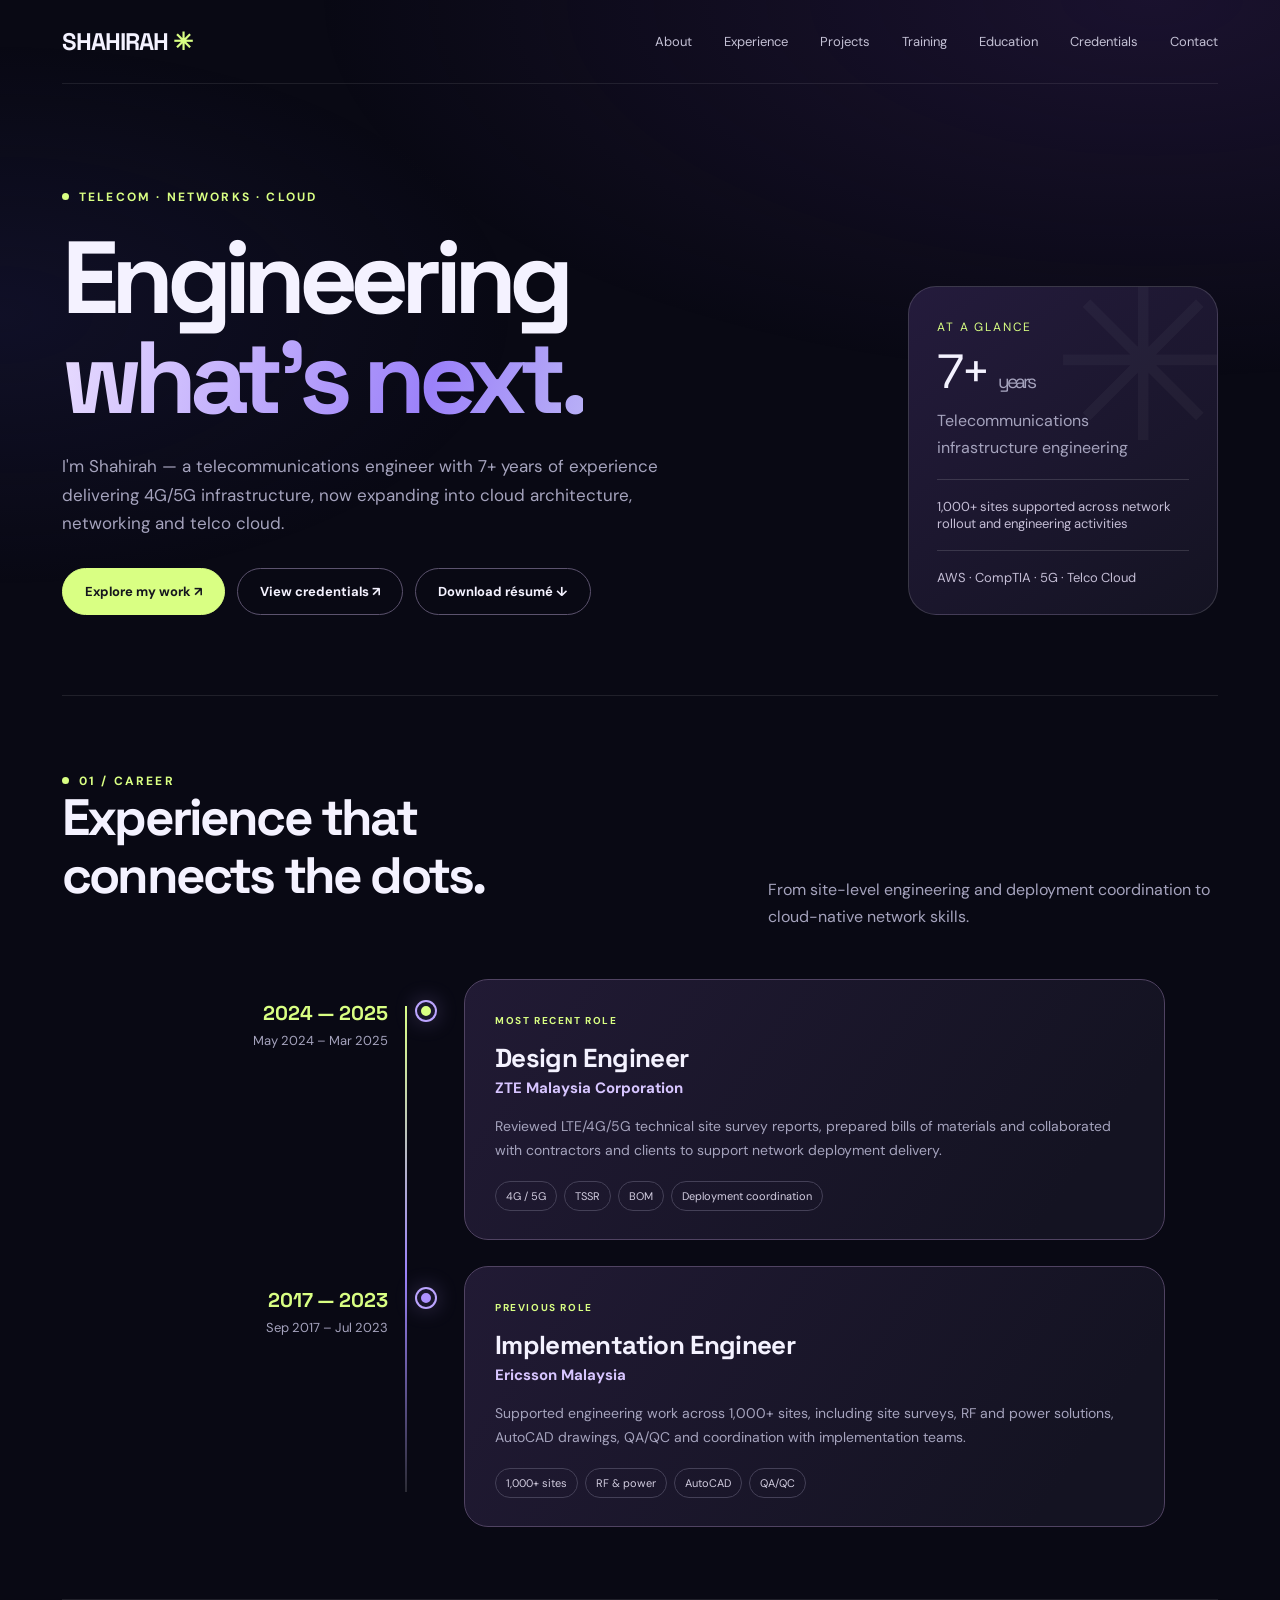
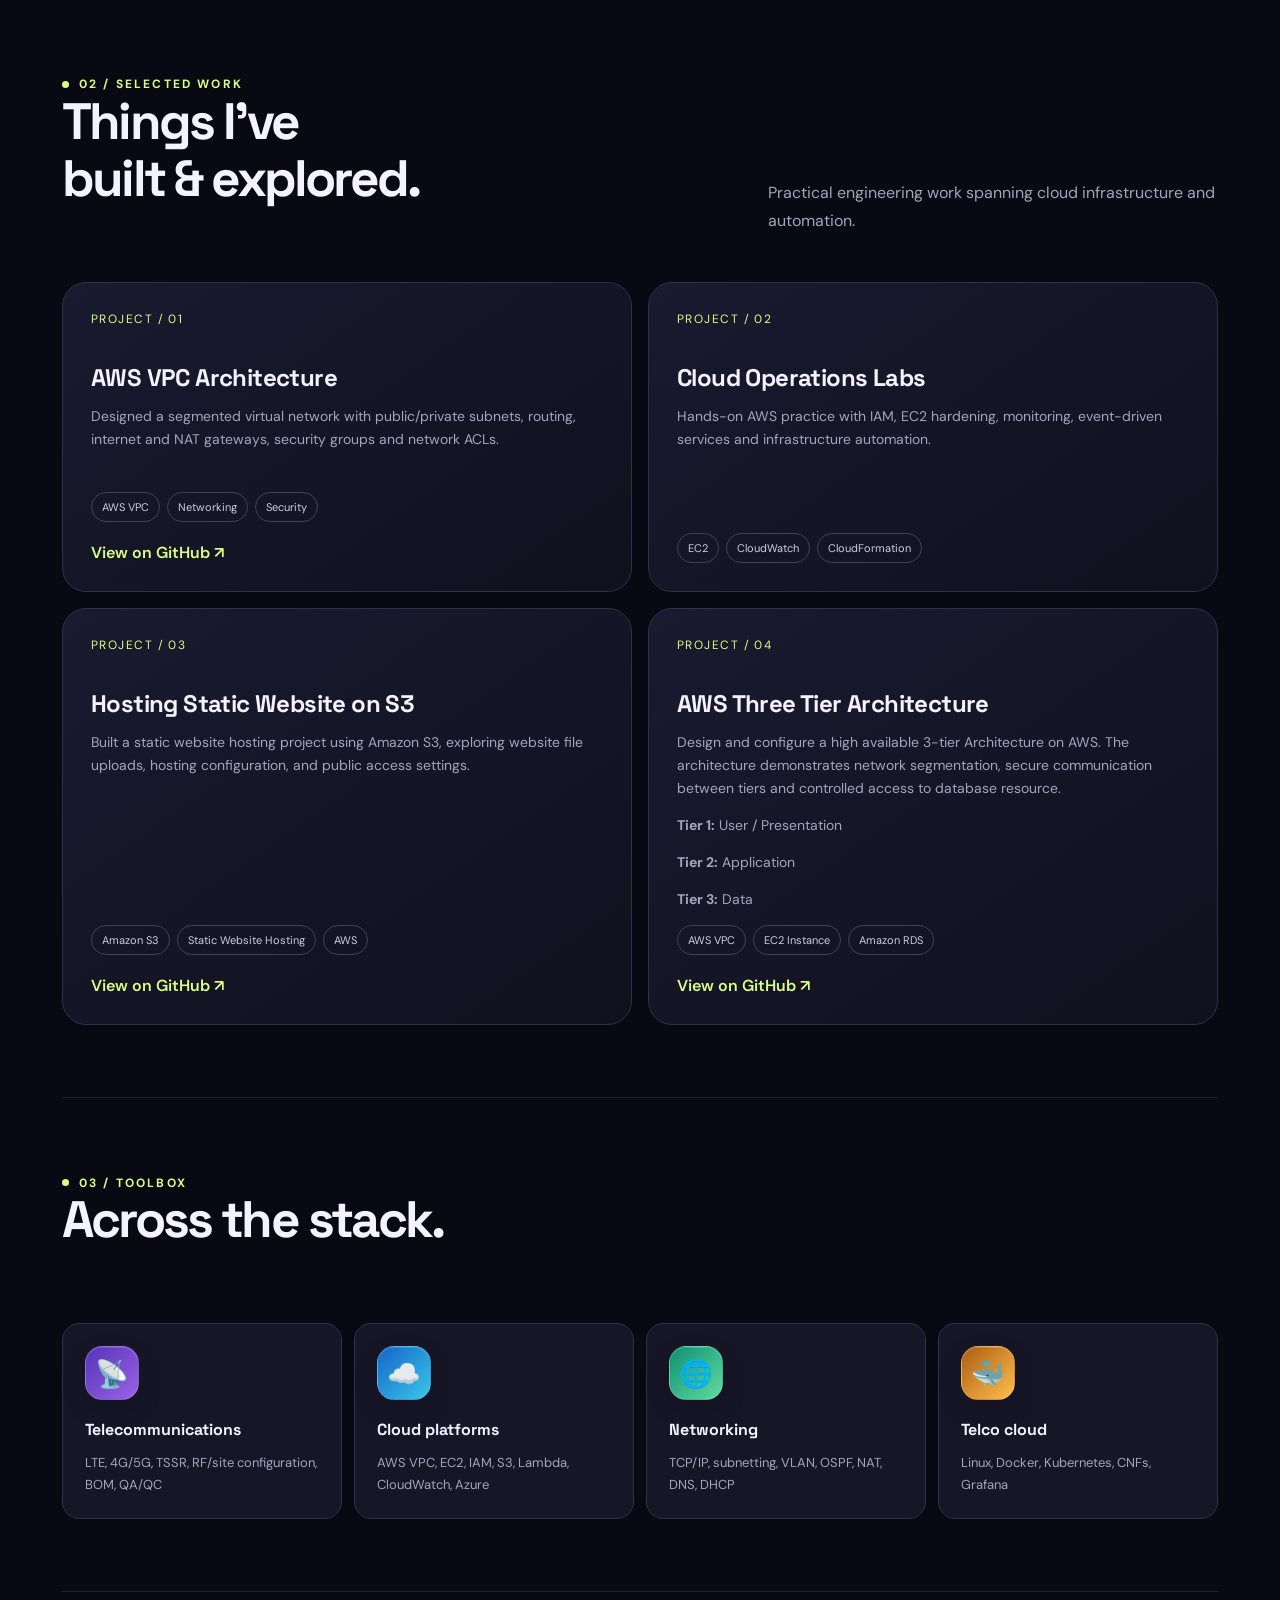
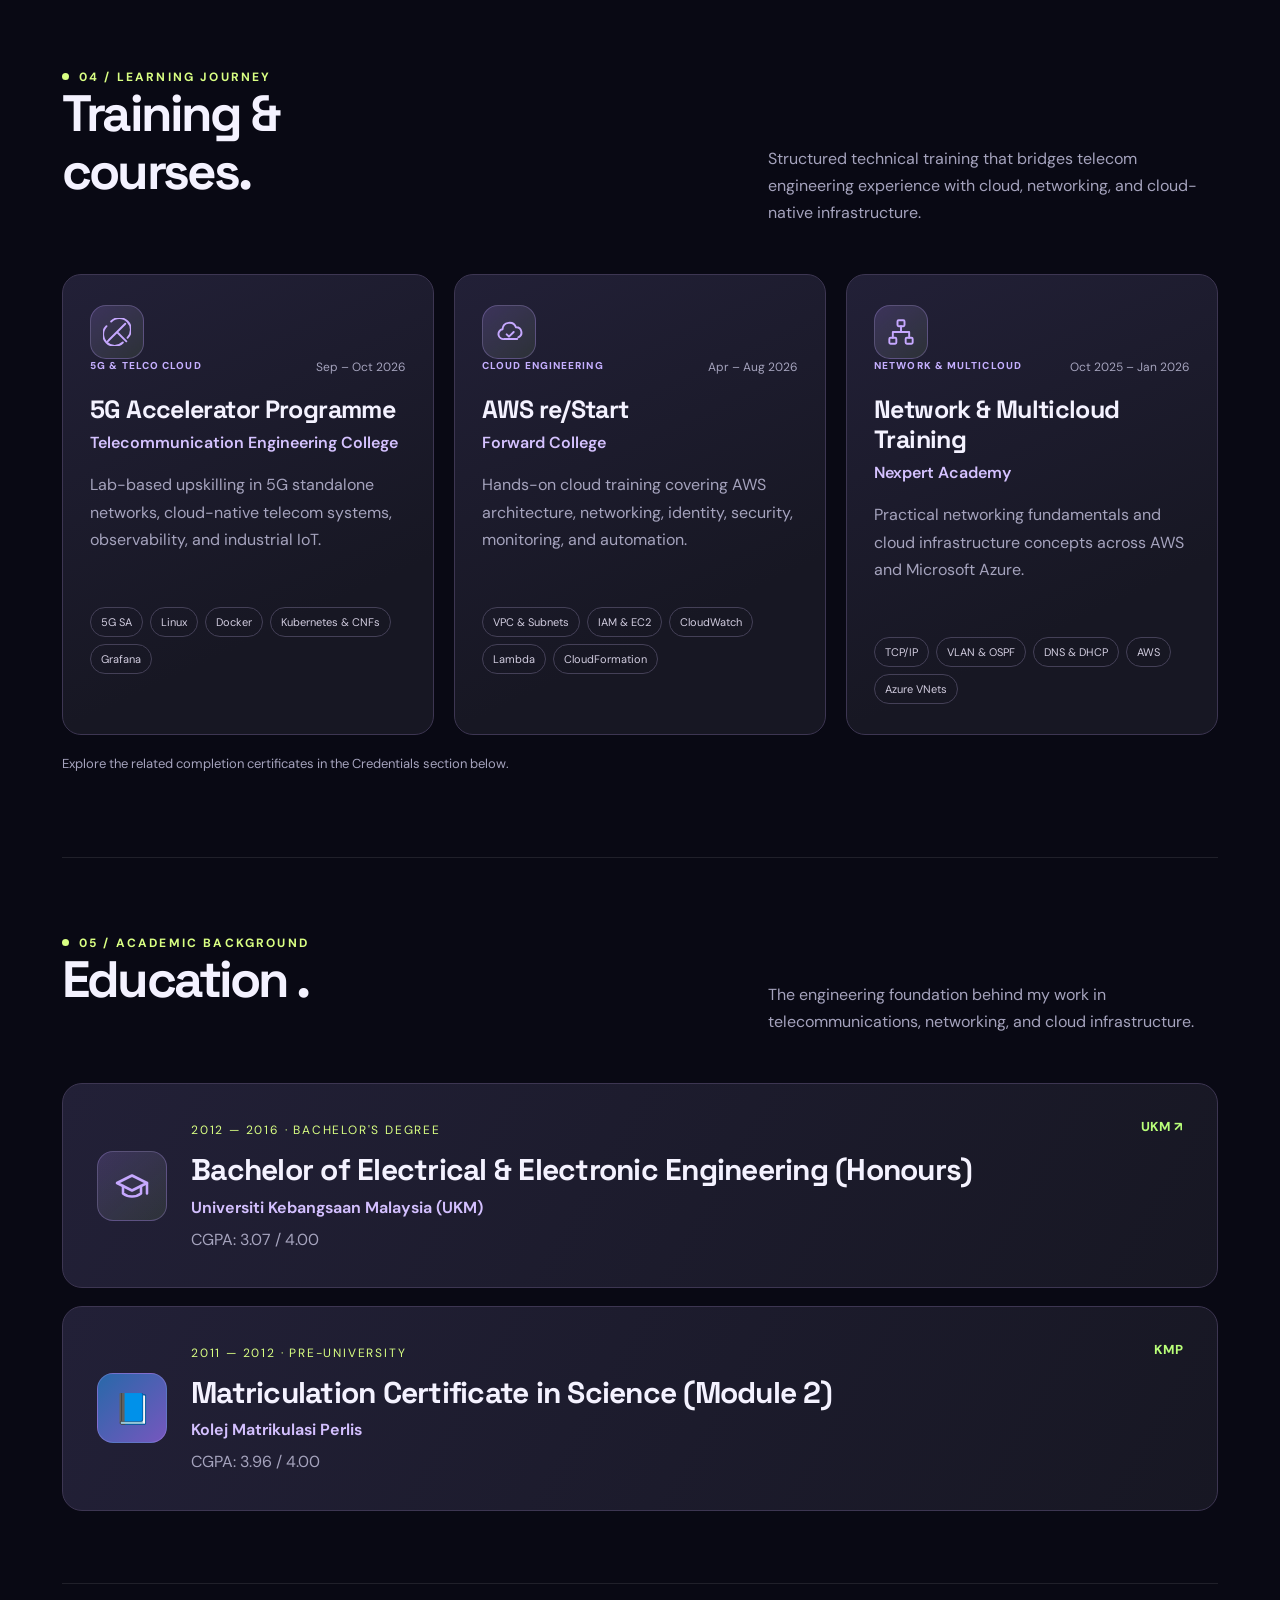
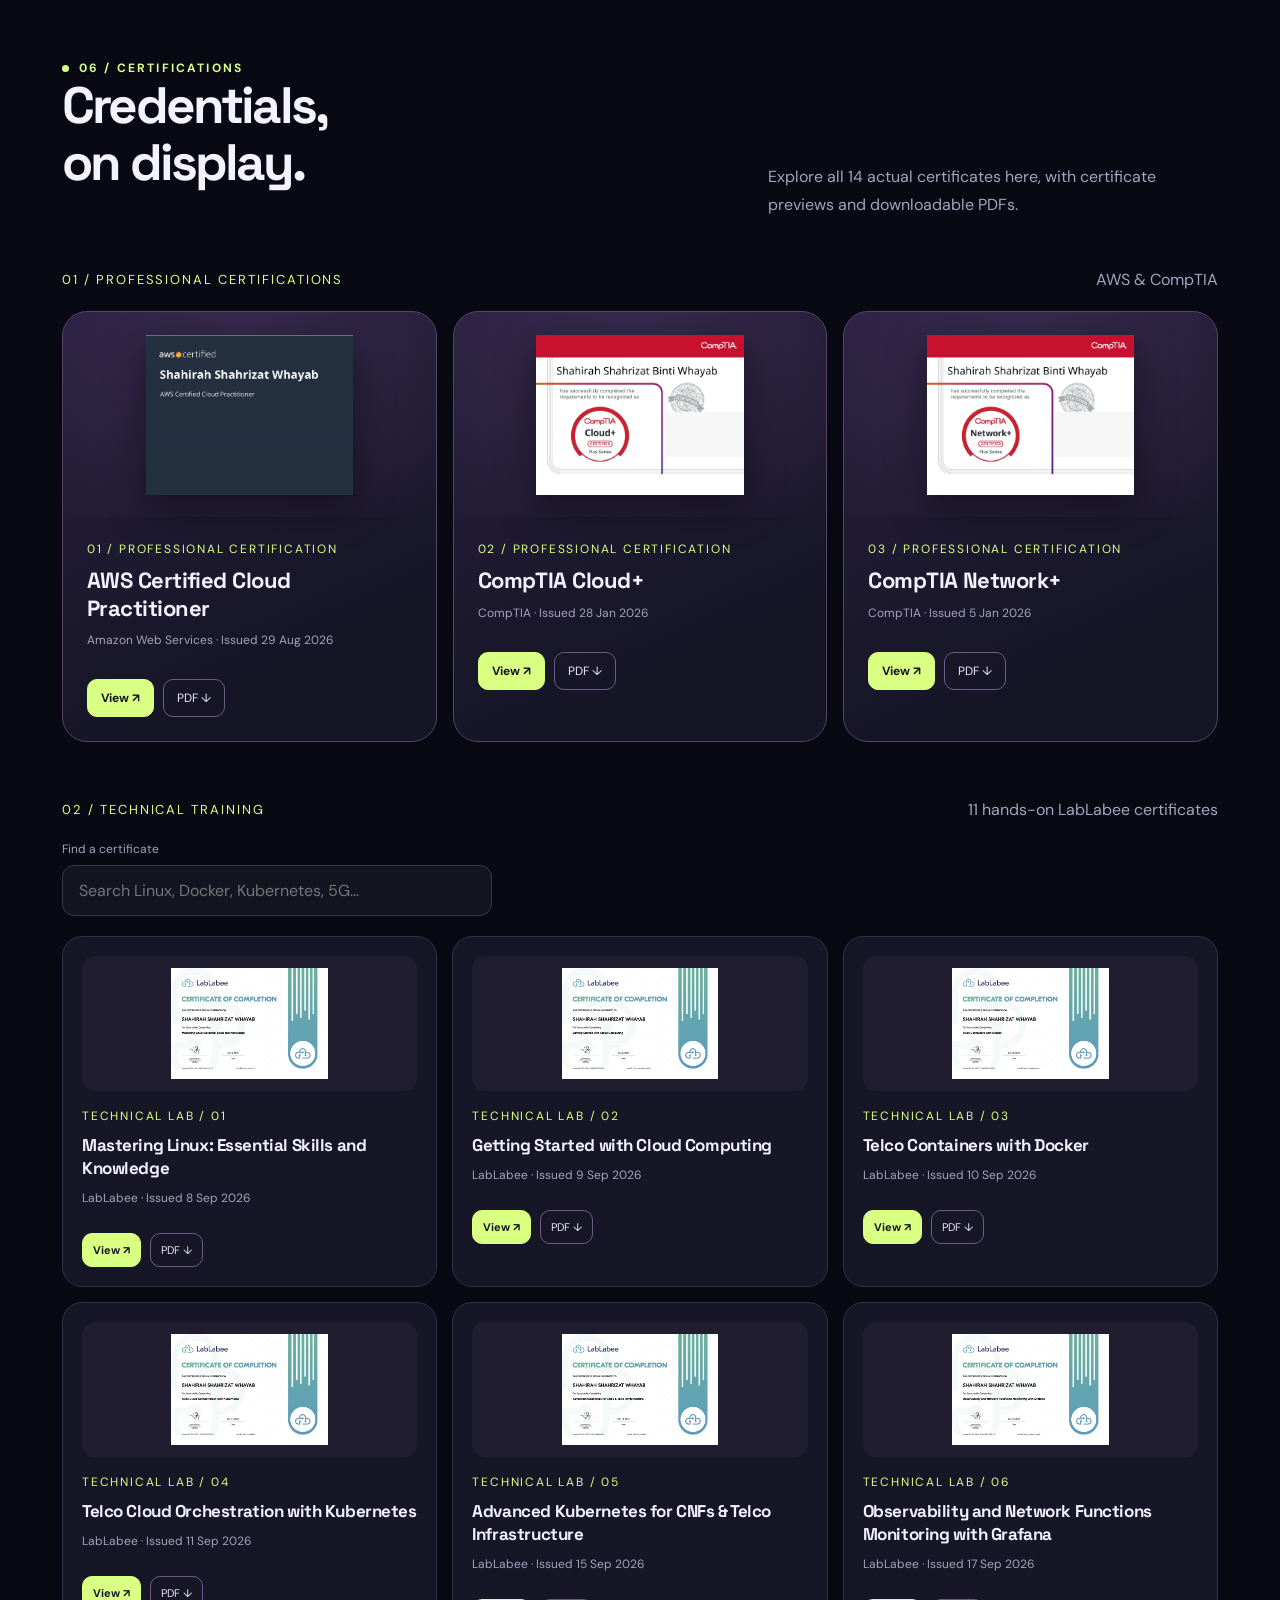
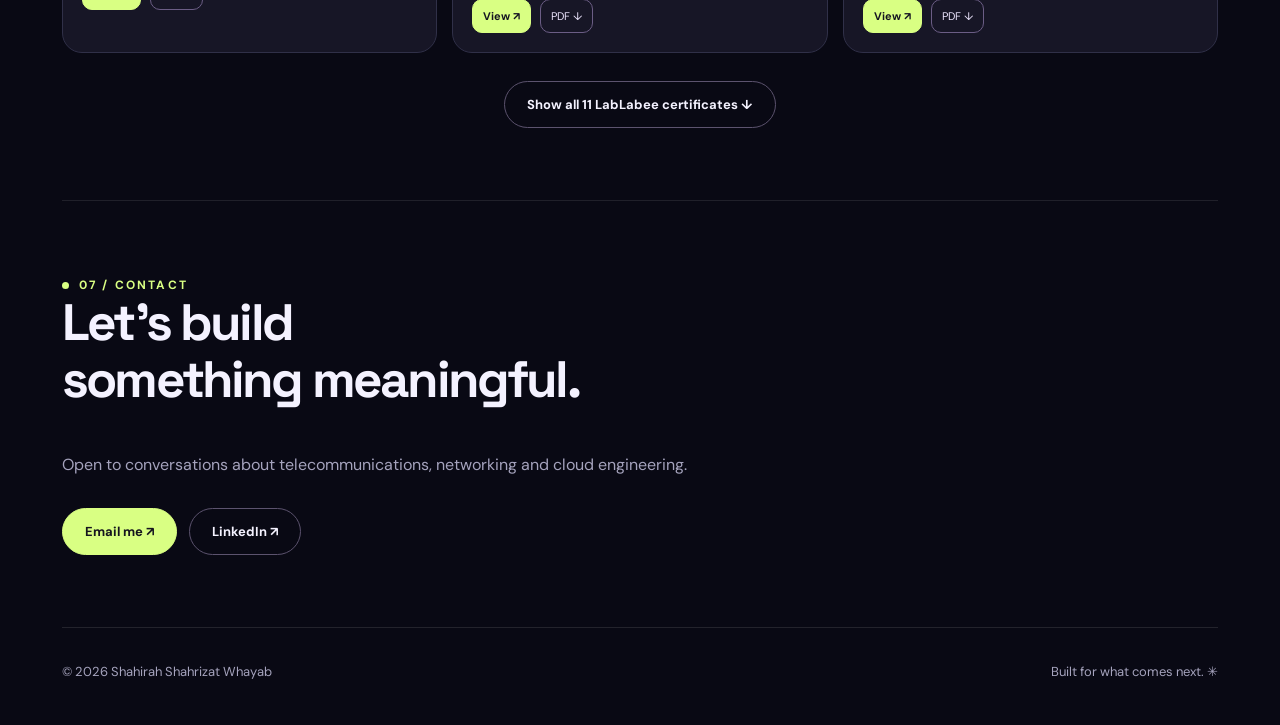
<file: index.html>
<!DOCTYPE html>
<html lang="en">
 <head>
  <meta charset="utf-8"/>
  <meta content="width=device-width,initial-scale=1" name="viewport"/>
  <meta content="Shahirah Shahrizat Whayab &mdash; telecommunications, networking and cloud engineering portfolio" name="description"/>
  <title>
   Shahirah Shahrizat &mdash; Telecom, Network &amp; Cloud Engineer
  </title>
  <link href="style.css" rel="stylesheet"/>
 </head>
 <body>
  <div class="shell">
   <nav class="nav">
    <a class="logo" href="index.html">
     SHAHIRAH
     <em>
      ✳
     </em>
    </a>
    <div class="navlinks">
     <a href="index.html#about">
      About
     </a>
     <a href="index.html#work">
      Experience
     </a>
     <a href="index.html#projects">
      Projects
     </a>
     <a href="#training">
      Training
     </a>
     <a href="#education">
      Education
     </a>
     <a href="#credentials">
      Credentials
     </a>
     <a href="#contact">
      Contact
     </a>
    </div>
   </nav>
   <main>
    <!-- HERO / ABOUT — Edit your introduction and resume link here -->
    <section class="hero" id="about">
     <div>
      <div class="kicker">
       Telecom &middot; Networks &middot; Cloud
      </div>
      <h1>
       Engineering
       <br/>
       <span class="gradient">
        what's next.
       </span>
      </h1>
      <p class="muted intro">
       I'm Shahirah &mdash; a telecommunications engineer with 7+ years of experience delivering 4G/5G infrastructure, now expanding into cloud architecture, networking and telco cloud.
      </p>
      <div class="buttons">
       <a class="btn" href="#projects">
        Explore my work &nearrow;
       </a>
       <a class="btn ghost" href="#credentials">
        View credentials &nearrow;
       </a>
       <a aria-label="Download Shahirah Shahrizat Whayab resume as PDF" class="btn ghost" download="Shahirah_Shahrizat_Whayab_Resume.pdf" href="assets/Shahirah_Shahrizat_Whayab_Resume.pdf">
        Download r&eacute;sum&eacute; &darr;
       </a>
      </div>
     </div>
     <aside class="hero-aside">
      <span class="eyebrow">
       At a glance
      </span>
      <div class="stat">
       7+
       <span style="font-size:19px;color:var(--muted)">
        years
       </span>
      </div>
      <div class="muted">
       Telecommunications infrastructure engineering
      </div>
      <div class="statline">
       1,000+ sites supported across network rollout and engineering activities
      </div>
      <div class="statline">
       AWS &middot; CompTIA &middot; 5G &middot; Telco Cloud
      </div>
     </aside>
    </section>
    <!-- EXPERIENCE — Add or edit timeline entries here -->
    <section class="section" id="work">
     <div class="section-top">
      <div>
       <div class="kicker">
        01 / Career
       </div>
       <h2>
        Experience that
        <br/>
        connects the dots.
       </h2>
      </div>
      <p class="muted">
       From site-level engineering and deployment coordination to cloud-native network skills.
      </p>
     </div>
     <div aria-label="Professional experience timeline" class="career-timeline">
      <article class="timeline-entry">
       <div class="timeline-date">
        <span class="timeline-year">
         2024 &mdash; 2025
        </span>
        <span>
         May 2024 &ndash; Mar 2025
        </span>
       </div>
       <div aria-hidden="true" class="timeline-marker">
       </div>
       <div class="timeline-card">
        <span class="timeline-type">
         MOST RECENT ROLE
        </span>
        <h3>
         Design Engineer
        </h3>
        <p class="timeline-company">
         ZTE Malaysia Corporation
        </p>
        <p>
         Reviewed LTE/4G/5G technical site survey reports, prepared bills of materials and collaborated with contractors and clients to support network deployment delivery.
        </p>
        <div class="chips">
         <span>
          4G / 5G
         </span>
         <span>
          TSSR
         </span>
         <span>
          BOM
         </span>
         <span>
          Deployment coordination
         </span>
        </div>
       </div>
      </article>
      <article class="timeline-entry">
       <div class="timeline-date">
        <span class="timeline-year">
         2017 &mdash; 2023
        </span>
        <span>
         Sep 2017 &ndash; Jul 2023
        </span>
       </div>
       <div aria-hidden="true" class="timeline-marker">
       </div>
       <div class="timeline-card">
        <span class="timeline-type">
         PREVIOUS ROLE
        </span>
        <h3>
         Implementation Engineer
        </h3>
        <p class="timeline-company">
         Ericsson Malaysia
        </p>
        <p>
         Supported engineering work across 1,000+ sites, including site surveys, RF and power solutions, AutoCAD drawings, QA/QC and coordination with implementation teams.
        </p>
        <div class="chips">
         <span>
          1,000+ sites
         </span>
         <span>
          RF &amp; power
         </span>
         <span>
          AutoCAD
         </span>
         <span>
          QA/QC
         </span>
        </div>
       </div>
      </article>
     </div>
    </section>
    <!-- PROJECTS — Duplicate a project card to add a new project -->
    <section class="section" id="projects">
     <div class="section-top">
      <div>
       <div class="kicker">
        02 / Selected work
       </div>
       <h2>
        Things I've
        <br/>
        built &amp; explored.
       </h2>
      </div>
      <p class="muted">
       Practical engineering work spanning cloud infrastructure and automation.
      </p>
     </div>
     <div class="grid3">
      <!-- PROJECT 01 — Edit title, description, and technology tags below -->
      <article class="project">
       <span class="number">
        PROJECT / 01
       </span>
       <h3>
        AWS VPC Architecture
       </h3>
       <p>
        Designed a segmented virtual network with public/private subnets, routing, internet and NAT gateways, security groups and network ACLs.
       </p>
       <div class="chips">
        <span>
         AWS VPC
        </span>
        <span>
         Networking
        </span>
        <span>
         Security
        </span>
       </div>
       <!-- GitHub repository for this project -->
       <a
        href="https://github.com/shahirahshahrizat/AWS-VPC-Architecture"
        target="_blank"
        rel="noopener noreferrer"
        style="display: inline-flex; align-items: center; margin-top: 20px; color: #d9ff85; font-weight: 600; text-decoration: none;"
       >
        View on GitHub ↗
       </a>
      </article>
      <!-- PROJECT 02 — Edit title, description, and technology tags below -->
      <article class="project">
       <span class="number">
        PROJECT / 02
       </span>
       <h3>
        Cloud Operations Labs
       </h3>
       <p>
        Hands-on AWS practice with IAM, EC2 hardening, monitoring, event-driven services and infrastructure automation.
       </p>
       <div class="chips">
        <span>
         EC2
        </span>
        <span>
         CloudWatch
        </span>
        <span>
         CloudFormation
        </span>
       </div>
      </article>
      <!-- PROJECT 03 — AWS S3 static website hosting -->
      <article class="project">
       <span class="number">PROJECT / 03</span>
       <h3>Hosting Static Website on S3</h3>
       <p>
        Built a static website hosting project using Amazon S3, exploring
        website file uploads, hosting configuration, and public access settings.
       </p>
       <div class="chips">
        <span>Amazon S3</span>
        <span>Static Website Hosting</span>
        <span>AWS</span>
       </div>
       <!-- GitHub repository for this project -->
       <a
        href="https://github.com/shahirahshahrizat/AWS-S3-Static-Website-Hosting"
        target="_blank"
        rel="noopener noreferrer"
        style="display: inline-flex; align-items: center; margin-top: 20px; color: #d9ff85; font-weight: 600; text-decoration: none;"
       >
        View on GitHub ↗
       </a>
      </article>
      <!-- PROJECT 04 — AWS Three Tier Architecture -->
      <article class="project">
       <span class="number">PROJECT / 04</span>
       <h3>AWS Three Tier Architecture</h3>
       <p>
        Design and configure a high available 3-tier Architecture on AWS.
        The architecture demonstrates network segmentation, secure communication
        between tiers and controlled access to database resource.
      </p>
      <div class="project-tiers">
        <p><strong>Tier 1:</strong> User / Presentation</p>
        <p><strong>Tier 2:</strong> Application</p>
        <p><strong>Tier 3:</strong> Data</p>
      </div>
       <div class="chips">
        <span>AWS VPC</span>
        <span>EC2 Instance</span>
        <span>Amazon RDS</span>
       </div>
       <!-- GitHub repository for this project -->
       <a
        href="https://github.com/shahirahshahrizat/AWS-Three-Tier-Architecture"
        target="_blank"
        rel="noopener noreferrer"
        style="display: inline-flex; align-items: center; margin-top: 20px; color: #d9ff85; font-weight: 600; text-decoration: none;"
       >
        View on GitHub ↗
       </a>
      </article>
      <!-- ADD NEW PROJECT HERE: Copy an <article class="project"> block above and update its content. -->
     </div>
    </section>
    <!-- SKILLS — Edit skill categories and descriptions here -->
    <section class="section" id="skills">
     <div class="section-top">
      <div>
       <div class="kicker">
        03 / Toolbox
       </div>
       <h2>
        Across the stack.
       </h2>
      </div>
     </div>
     <div class="skillgrid">
      <div class="skill">
       <span aria-hidden="true" class="skill-icon telecom">
        📡
       </span>
       <strong>
        Telecommunications
       </strong>
       <p>
        LTE, 4G/5G, TSSR, RF/site configuration, BOM, QA/QC
       </p>
      </div>
      <div class="skill">
       <span aria-hidden="true" class="skill-icon cloud">
        ☁️
       </span>
       <strong>
        Cloud platforms
       </strong>
       <p>
        AWS VPC, EC2, IAM, S3, Lambda, CloudWatch, Azure
       </p>
      </div>
      <div class="skill">
       <span aria-hidden="true" class="skill-icon network">
        🌐
       </span>
       <strong>
        Networking
       </strong>
       <p>
        TCP/IP, subnetting, VLAN, OSPF, NAT, DNS, DHCP
       </p>
      </div>
      <div class="skill">
       <span aria-hidden="true" class="skill-icon telco">
        🐳
       </span>
       <strong>
        Telco cloud
       </strong>
       <p>
        Linux, Docker, Kubernetes, CNFs, Grafana
       </p>
      </div>
     </div>
    </section>
    <!-- TRAINING & COURSES — Edit training programmes here -->
    <section class="section" id="training">
     <div class="section-top">
      <div>
       <div class="kicker">
        04 / Learning journey
       </div>
       <h2>
        Training &amp;
        <br/>
        <span class="gradient">
         courses.
        </span>
       </h2>
      </div>
      <p class="muted">
       Structured technical training that bridges telecom engineering experience with cloud, networking, and cloud-native infrastructure.
      </p>
     </div>
     <div class="training-grid">
      <article class="training-card">
       <div aria-hidden="true" class="training-icon">
        <svg fill="none" stroke="currentColor" stroke-linecap="round" stroke-linejoin="round" stroke-width="1.65" viewbox="0 0 24 24">
         <path d="M4.9 19.1 19.1 4.9M12 12l8 8M12 12l-8 8">
         </path>
         <path d="M7 3a9 9 0 0 1 14 14M3 7a9 9 0 0 0 14 14">
         </path>
        </svg>
       </div>
       <div class="training-top">
        <span class="training-tag">
         5G &amp; TELCO CLOUD
        </span>
        <span class="training-date">
         Sep &ndash; Oct 2026
        </span>
       </div>
       <h3>
        5G Accelerator Programme
       </h3>
       <p class="training-org">
        Telecommunication Engineering College
       </p>
       <p>
        Lab-based upskilling in 5G standalone networks, cloud-native telecom systems, observability, and industrial IoT.
       </p>
       <div class="chips">
        <span>
         5G SA
        </span>
        <span>
         Linux
        </span>
        <span>
         Docker
        </span>
        <span>
         Kubernetes &amp; CNFs
        </span>
        <span>
         Grafana
        </span>
       </div>
      </article>
      <article class="training-card">
       <div aria-hidden="true" class="training-icon">
        <svg fill="none" stroke="currentColor" stroke-linecap="round" stroke-linejoin="round" stroke-width="1.65" viewbox="0 0 24 24">
         <path d="M20 16.6A4.5 4.5 0 0 0 18 8a6 6 0 0 0-11.6 1.7A4 4 0 0 0 8 18h11">
         </path>
         <path d="m10 14 2 2 4-4">
         </path>
        </svg>
       </div>
       <div class="training-top">
        <span class="training-tag">
         CLOUD ENGINEERING
        </span>
        <span class="training-date">
         Apr &ndash; Aug 2026
        </span>
       </div>
       <h3>
        AWS re/Start
       </h3>
       <p class="training-org">
        Forward College
       </p>
       <p>
        Hands-on cloud training covering AWS architecture, networking, identity, security, monitoring, and automation.
       </p>
       <div class="chips">
        <span>
         VPC &amp; Subnets
        </span>
        <span>
         IAM &amp; EC2
        </span>
        <span>
         CloudWatch
        </span>
        <span>
         Lambda
        </span>
        <span>
         CloudFormation
        </span>
       </div>
      </article>
      <article class="training-card">
       <div aria-hidden="true" class="training-icon">
        <svg fill="none" stroke="currentColor" stroke-linecap="round" stroke-linejoin="round" stroke-width="1.65" viewbox="0 0 24 24">
         <rect height="5" rx="1" width="6" x="9" y="2">
         </rect>
         <rect height="5" rx="1" width="6" x="2" y="17">
         </rect>
         <rect height="5" rx="1" width="6" x="16" y="17">
         </rect>
         <path d="M12 7v5M5 17v-5h14v5">
         </path>
        </svg>
       </div>
       <div class="training-top">
        <span class="training-tag">
         NETWORK &amp; MULTICLOUD
        </span>
        <span class="training-date">
         Oct 2025 &ndash; Jan 2026
        </span>
       </div>
       <h3>
        Network &amp; Multicloud Training
       </h3>
       <p class="training-org">
        Nexpert Academy
       </p>
       <p>
        Practical networking fundamentals and cloud infrastructure concepts across AWS and Microsoft Azure.
       </p>
       <div class="chips">
        <span>
         TCP/IP
        </span>
        <span>
         VLAN &amp; OSPF
        </span>
        <span>
         DNS &amp; DHCP
        </span>
        <span>
         AWS
        </span>
        <span>
         Azure VNets
        </span>
       </div>
      </article>
     </div>
     <p class="training-note">
      Explore the related completion certificates in the Credentials section below.
     </p>
    </section>
    <!-- EDUCATION — Edit academic qualifications here -->
    <section class="section" id="education">
     <div class="section-top">
      <div>
       <div class="kicker">
        05 / Academic background
       </div>
       <h2>
        Education
        <span class="gradient">
         .
        </span>
       </h2>
      </div>
      <p class="muted">
       The engineering foundation behind my work in telecommunications, networking, and cloud infrastructure.
      </p>
     </div>
     <article class="education-card">
      <div aria-hidden="true" class="education-icon">
       <svg fill="none" stroke="currentColor" stroke-linecap="round" stroke-linejoin="round" stroke-width="1.7" viewbox="0 0 24 24">
        <path d="m2 10 10-5 10 5-10 5-10-5Z">
        </path>
        <path d="M6 12v5c3.5 2.7 8.5 2.7 12 0v-5M22 10v7">
        </path>
       </svg>
      </div>
      <div class="education-content">
       <span class="eyebrow">
        2012 &mdash; 2016 &middot; Bachelor's degree
       </span>
       <h3>
        Bachelor of Electrical &amp; Electronic Engineering (Honours)
       </h3>
       <p class="education-school">
        Universiti Kebangsaan Malaysia (UKM)
       </p>
       <p class="muted">
        CGPA: 3.07 / 4.00
       </p>
      </div>
      <span class="education-mark">
       UKM &nearrow;
      </span>
     </article>
     <article class="education-card matriculation-card">
      <div aria-hidden="true" class="education-icon matriculation-icon">
       📘
      </div>
      <div class="education-content">
       <span class="eyebrow">
        2011 &mdash; 2012 &middot; Pre-university
       </span>
       <h3>
        Matriculation Certificate in Science (Module 2)
       </h3>
       <p class="education-school">
        Kolej Matrikulasi Perlis
       </p>
       <p class="muted">
        CGPA: 3.96 / 4.00
       </p>
      </div>
      <span class="education-mark">
       KMP
      </span>
     </article>
    </section>
    <!-- CERTIFICATIONS — Edit professional and LabLabee certificates here -->
    <section class="section" id="credentials">
     <div class="section-top">
      <div>
       <div class="kicker">
        06 / Certifications
       </div>
       <h2>
        Credentials,
        <br/>
        <span class="gradient">
         on display.
        </span>
       </h2>
      </div>
      <p class="muted">
       Explore all 14 actual certificates here, with certificate previews and downloadable PDFs.
      </p>
     </div>
     <div class="credential-subheading">
      <span class="eyebrow">
       01 / Professional certifications
      </span>
      <span class="muted">
       AWS &amp; CompTIA
      </span>
     </div>
     <div class="featgrid">
      <article class="featured" data-title="aws certified cloud practitioner">
       <div class="preview">
        <img alt="AWS Certified Cloud Practitioner certificate preview" src="assets/certificates/certificate-01.webp"/>
       </div>
       <div class="featbody">
        <span class="eyebrow">
         01 / Professional certification
        </span>
        <h3>
         AWS Certified Cloud Practitioner
        </h3>
        <p>
         Amazon Web Services &middot; Issued 29 Aug 2026
        </p>
        <div class="actions">
         <button class="view" data-img="assets/certificates/certificate-01.webp" data-title="AWS Certified Cloud Practitioner">
          View &nearrow;
         </button>
         <a download="" href="assets/pdfs/certificate-01.pdf">
          PDF &darr;
         </a>
        </div>
       </div>
      </article>
      <article class="featured" data-title="comptia cloud+">
       <div class="preview">
        <img alt="CompTIA Cloud+ certificate preview" src="assets/certificates/certificate-02.webp"/>
       </div>
       <div class="featbody">
        <span class="eyebrow">
         02 / Professional certification
        </span>
        <h3>
         CompTIA Cloud+
        </h3>
        <p>
         CompTIA &middot; Issued 28 Jan 2026
        </p>
        <div class="actions">
         <button class="view" data-img="assets/certificates/certificate-02.webp" data-title="CompTIA Cloud+">
          View &nearrow;
         </button>
         <a download="" href="assets/pdfs/certificate-02.pdf">
          PDF &darr;
         </a>
        </div>
       </div>
      </article>
      <article class="featured" data-title="comptia network+">
       <div class="preview">
        <img alt="CompTIA Network+ certificate preview" src="assets/certificates/certificate-03.webp"/>
       </div>
       <div class="featbody">
        <span class="eyebrow">
         03 / Professional certification
        </span>
        <h3>
         CompTIA Network+
        </h3>
        <p>
         CompTIA &middot; Issued 5 Jan 2026
        </p>
        <div class="actions">
         <button class="view" data-img="assets/certificates/certificate-03.webp" data-title="CompTIA Network+">
          View &nearrow;
         </button>
         <a download="" href="assets/pdfs/certificate-03.pdf">
          PDF &darr;
         </a>
        </div>
       </div>
      </article>
     </div>
     <div class="credential-subheading labs-heading">
      <span class="eyebrow">
       02 / Technical training
      </span>
      <span class="muted">
       11 hands-on LabLabee certificates
      </span>
     </div>
     <div class="home-cert-controls">
      <label for="home-cert-search">
       Find a certificate
      </label>
      <input autocomplete="off" id="home-cert-search" placeholder="Search Linux, Docker, Kubernetes, 5G&hellip;" type="search"/>
     </div>
     <div class="labs">
      <article class="mini" data-title="mastering linux: essential skills and knowledge">
       <div class="thumb">
        <img alt="Mastering Linux: Essential Skills and Knowledge certificate preview" loading="lazy" src="assets/certificates/certificate-04.webp"/>
       </div>
       <span class="eyebrow">
        Technical lab / 01
       </span>
       <h3>
        Mastering Linux: Essential Skills and Knowledge
       </h3>
       <p class="date">
        LabLabee &middot; Issued 8 Sep 2026
       </p>
       <div class="actions">
        <button class="view" data-img="assets/certificates/certificate-04.webp" data-title="Mastering Linux: Essential Skills and Knowledge">
         View &nearrow;
        </button>
        <a download="" href="assets/pdfs/certificate-04.pdf">
         PDF &darr;
        </a>
       </div>
      </article>
      <article class="mini" data-title="getting started with cloud computing">
       <div class="thumb">
        <img alt="Getting Started with Cloud Computing certificate preview" loading="lazy" src="assets/certificates/certificate-05.webp"/>
       </div>
       <span class="eyebrow">
        Technical lab / 02
       </span>
       <h3>
        Getting Started with Cloud Computing
       </h3>
       <p class="date">
        LabLabee &middot; Issued 9 Sep 2026
       </p>
       <div class="actions">
        <button class="view" data-img="assets/certificates/certificate-05.webp" data-title="Getting Started with Cloud Computing">
         View &nearrow;
        </button>
        <a download="" href="assets/pdfs/certificate-05.pdf">
         PDF &darr;
        </a>
       </div>
      </article>
      <article class="mini" data-title="telco containers with docker">
       <div class="thumb">
        <img alt="Telco Containers with Docker certificate preview" loading="lazy" src="assets/certificates/certificate-06.webp"/>
       </div>
       <span class="eyebrow">
        Technical lab / 03
       </span>
       <h3>
        Telco Containers with Docker
       </h3>
       <p class="date">
        LabLabee &middot; Issued 10 Sep 2026
       </p>
       <div class="actions">
        <button class="view" data-img="assets/certificates/certificate-06.webp" data-title="Telco Containers with Docker">
         View &nearrow;
        </button>
        <a download="" href="assets/pdfs/certificate-06.pdf">
         PDF &darr;
        </a>
       </div>
      </article>
      <article class="mini" data-title="telco cloud orchestration with kubernetes">
       <div class="thumb">
        <img alt="Telco Cloud Orchestration with Kubernetes certificate preview" loading="lazy" src="assets/certificates/certificate-07.webp"/>
       </div>
       <span class="eyebrow">
        Technical lab / 04
       </span>
       <h3>
        Telco Cloud Orchestration with Kubernetes
       </h3>
       <p class="date">
        LabLabee &middot; Issued 11 Sep 2026
       </p>
       <div class="actions">
        <button class="view" data-img="assets/certificates/certificate-07.webp" data-title="Telco Cloud Orchestration with Kubernetes">
         View &nearrow;
        </button>
        <a download="" href="assets/pdfs/certificate-07.pdf">
         PDF &darr;
        </a>
       </div>
      </article>
      <article class="mini" data-title="advanced kubernetes for cnfs &amp; telco infrastructure">
       <div class="thumb">
        <img alt="Advanced Kubernetes for CNFs &amp; Telco Infrastructure certificate preview" loading="lazy" src="assets/certificates/certificate-08.webp"/>
       </div>
       <span class="eyebrow">
        Technical lab / 05
       </span>
       <h3>
        Advanced Kubernetes for CNFs &amp; Telco Infrastructure
       </h3>
       <p class="date">
        LabLabee &middot; Issued 15 Sep 2026
       </p>
       <div class="actions">
        <button class="view" data-img="assets/certificates/certificate-08.webp" data-title="Advanced Kubernetes for CNFs &amp; Telco Infrastructure">
         View &nearrow;
        </button>
        <a download="" href="assets/pdfs/certificate-08.pdf">
         PDF &darr;
        </a>
       </div>
      </article>
      <article class="mini" data-title="observability and network functions monitoring with grafana">
       <div class="thumb">
        <img alt="Observability and Network Functions Monitoring with Grafana certificate preview" loading="lazy" src="assets/certificates/certificate-09.webp"/>
       </div>
       <span class="eyebrow">
        Technical lab / 06
       </span>
       <h3>
        Observability and Network Functions Monitoring with Grafana
       </h3>
       <p class="date">
        LabLabee &middot; Issued 17 Sep 2026
       </p>
       <div class="actions">
        <button class="view" data-img="assets/certificates/certificate-09.webp" data-title="Observability and Network Functions Monitoring with Grafana">
         View &nearrow;
        </button>
        <a download="" href="assets/pdfs/certificate-09.pdf">
         PDF &darr;
        </a>
       </div>
      </article>
      <article class="mini" data-title="5g new radio: understanding the basics">
       <div class="thumb">
        <img alt="5G New Radio: Understanding the Basics certificate preview" loading="lazy" src="assets/certificates/certificate-10.webp"/>
       </div>
       <span class="eyebrow">
        Technical lab / 07
       </span>
       <h3>
        5G New Radio: Understanding the Basics
       </h3>
       <p class="date">
        LabLabee &middot; Issued 7 Oct 2026
       </p>
       <div class="actions">
        <button class="view" data-img="assets/certificates/certificate-10.webp" data-title="5G New Radio: Understanding the Basics">
         View &nearrow;
        </button>
        <a download="" href="assets/pdfs/certificate-10.pdf">
         PDF &darr;
        </a>
       </div>
      </article>
      <article class="mini" data-title="explore 5g end-to-end standalone network">
       <div class="thumb">
        <img alt="Explore 5G End-to-End Standalone Network certificate preview" loading="lazy" src="assets/certificates/certificate-11.webp"/>
       </div>
       <span class="eyebrow">
        Technical lab / 08
       </span>
       <h3>
        Explore 5G End-to-End Standalone Network
       </h3>
       <p class="date">
        LabLabee &middot; Issued 6 Oct 2026
       </p>
       <div class="actions">
        <button class="view" data-img="assets/certificates/certificate-11.webp" data-title="Explore 5G End-to-End Standalone Network">
         View &nearrow;
        </button>
        <a download="" href="assets/pdfs/certificate-11.pdf">
         PDF &darr;
        </a>
       </div>
      </article>
      <article class="mini" data-title="industrial iot: sensor to cloud">
       <div class="thumb">
        <img alt="Industrial IoT: sensor to cloud certificate preview" loading="lazy" src="assets/certificates/certificate-12.webp"/>
       </div>
       <span class="eyebrow">
        Technical lab / 09
       </span>
       <h3>
        Industrial IoT: sensor to cloud
       </h3>
       <p class="date">
        LabLabee &middot; Issued 28 Sep 2026
       </p>
       <div class="actions">
        <button class="view" data-img="assets/certificates/certificate-12.webp" data-title="Industrial IoT: sensor to cloud">
         View &nearrow;
        </button>
        <a download="" href="assets/pdfs/certificate-12.pdf">
         PDF &darr;
        </a>
       </div>
      </article>
      <article class="mini" data-title="understanding and utilizing apis">
       <div class="thumb">
        <img alt="Understanding and Utilizing APIs certificate preview" loading="lazy" src="assets/certificates/certificate-13.webp"/>
       </div>
       <span class="eyebrow">
        Technical lab / 10
       </span>
       <h3>
        Understanding and Utilizing APIs
       </h3>
       <p class="date">
        LabLabee &middot; Issued 30 Sep 2026
       </p>
       <div class="actions">
        <button class="view" data-img="assets/certificates/certificate-13.webp" data-title="Understanding and Utilizing APIs">
         View &nearrow;
        </button>
        <a download="" href="assets/pdfs/certificate-13.pdf">
         PDF &darr;
        </a>
       </div>
      </article>
      <article class="mini" data-title="generative artificial intelligence for enterprise operations &amp; business teams">
       <div class="thumb">
        <img alt="Generative Artificial Intelligence For Enterprise Operations &amp; Business Teams certificate preview" loading="lazy" src="assets/certificates/certificate-14.webp"/>
       </div>
       <span class="eyebrow">
        Technical lab / 11
       </span>
       <h3>
        Generative Artificial Intelligence For Enterprise Operations &amp; Business Teams
       </h3>
       <p class="date">
        LabLabee &middot; Issued 1 Oct 2026
       </p>
       <div class="actions">
        <button class="view" data-img="assets/certificates/certificate-14.webp" data-title="Generative Artificial Intelligence For Enterprise Operations &amp; Business Teams">
         View &nearrow;
        </button>
        <a download="" href="assets/pdfs/certificate-14.pdf">
         PDF &darr;
        </a>
       </div>
      </article>
     </div>
     <div class="lab-more-wrap">
      <button aria-expanded="false" class="btn ghost" id="lab-show-more" type="button">
       Show all 11 LabLabee certificates &darr;
      </button>
     </div>
     <p class="empty" hidden="" id="home-empty">
      No matching certificates found.
     </p>
    </section>
    <!-- CONTACT — Edit email and LinkedIn links here -->
    <section class="section" id="contact">
     <div class="kicker">
      07 / Contact
     </div>
     <h2>
      Let's build
      <br/>
      <span class="gradient">
       something meaningful.
      </span>
     </h2>
     <p class="muted">
      Open to conversations about telecommunications, networking and cloud engineering.
     </p>
     <div class="buttons">
      <a class="btn" href="mailto:shahirahshahrizat@gmail.com">
       Email me &nearrow;
      </a>
      <a class="btn ghost" href="https://www.linkedin.com/in/shahirah-shahrizat-whayab-614625105/" rel="noopener noreferrer" target="_blank">
       LinkedIn &nearrow;
      </a>
     </div>
    </section>
    <dialog id="modal">
     <div class="modalbar">
      <strong id="modal-title">
       Certificate preview
      </strong>
      <button id="close">
       Close ✕
      </button>
     </div>
     <img alt="" id="modal-img"/>
    </dialog>
   </main>
   <footer class="footer">
    <span>
     &copy; 2026 Shahirah Shahrizat Whayab
    </span>
    <span>
     Built for what comes next. ✳
    </span>
   </footer>
  </div>
  <script>
   // Certificate preview modal
    const certModal = document.querySelector('#modal');
    const modalTitle = document.querySelector('#modal-title');
    const modalImage = document.querySelector('#modal-img');

    document.querySelectorAll('#credentials .view').forEach((button) => {
      button.addEventListener('click', () => {
        modalTitle.textContent = button.dataset.title;
        modalImage.src = button.dataset.img;
        modalImage.alt = button.dataset.title;
        certModal.showModal();
      });
    });

    document.querySelector('#close').addEventListener('click', () => {
      certModal.close();
    });

    certModal.addEventListener('click', (event) => {
      if (event.target === certModal) {
        certModal.close();
      }
    });

    // LabLabee certificate gallery: show six cards initially.
    // Search displays every matching certificate, including hidden cards.
    const certSearch = document.querySelector('#home-cert-search');
    const labCards = [...document.querySelectorAll('#credentials .mini')];
    const showMore = document.querySelector('#lab-show-more');
    const INITIAL_LAB_COUNT = 6;
    let expanded = false;

    function renderLabs() {
      const term = certSearch.value.toLowerCase().trim();
      let matches = 0;

      labCards.forEach((card, index) => {
        const match = card.dataset.title.includes(term);
        if (match) matches++;
        card.hidden = term ? !match : (!expanded && index >= INITIAL_LAB_COUNT);
      });

      showMore.hidden = Boolean(term);
      showMore.textContent = expanded
        ? 'Show fewer certificates ↑'
        : 'Show all 11 LabLabee certificates ↓';
      showMore.setAttribute('aria-expanded', String(expanded));
      document.querySelector('#home-empty').hidden = matches !== 0;
    }

    showMore.addEventListener('click', () => {
      expanded = !expanded;
      renderLabs();
    });

    certSearch.addEventListener('input', renderLabs);
    renderLabs();
  </script>
 </body>
</html>
</file>
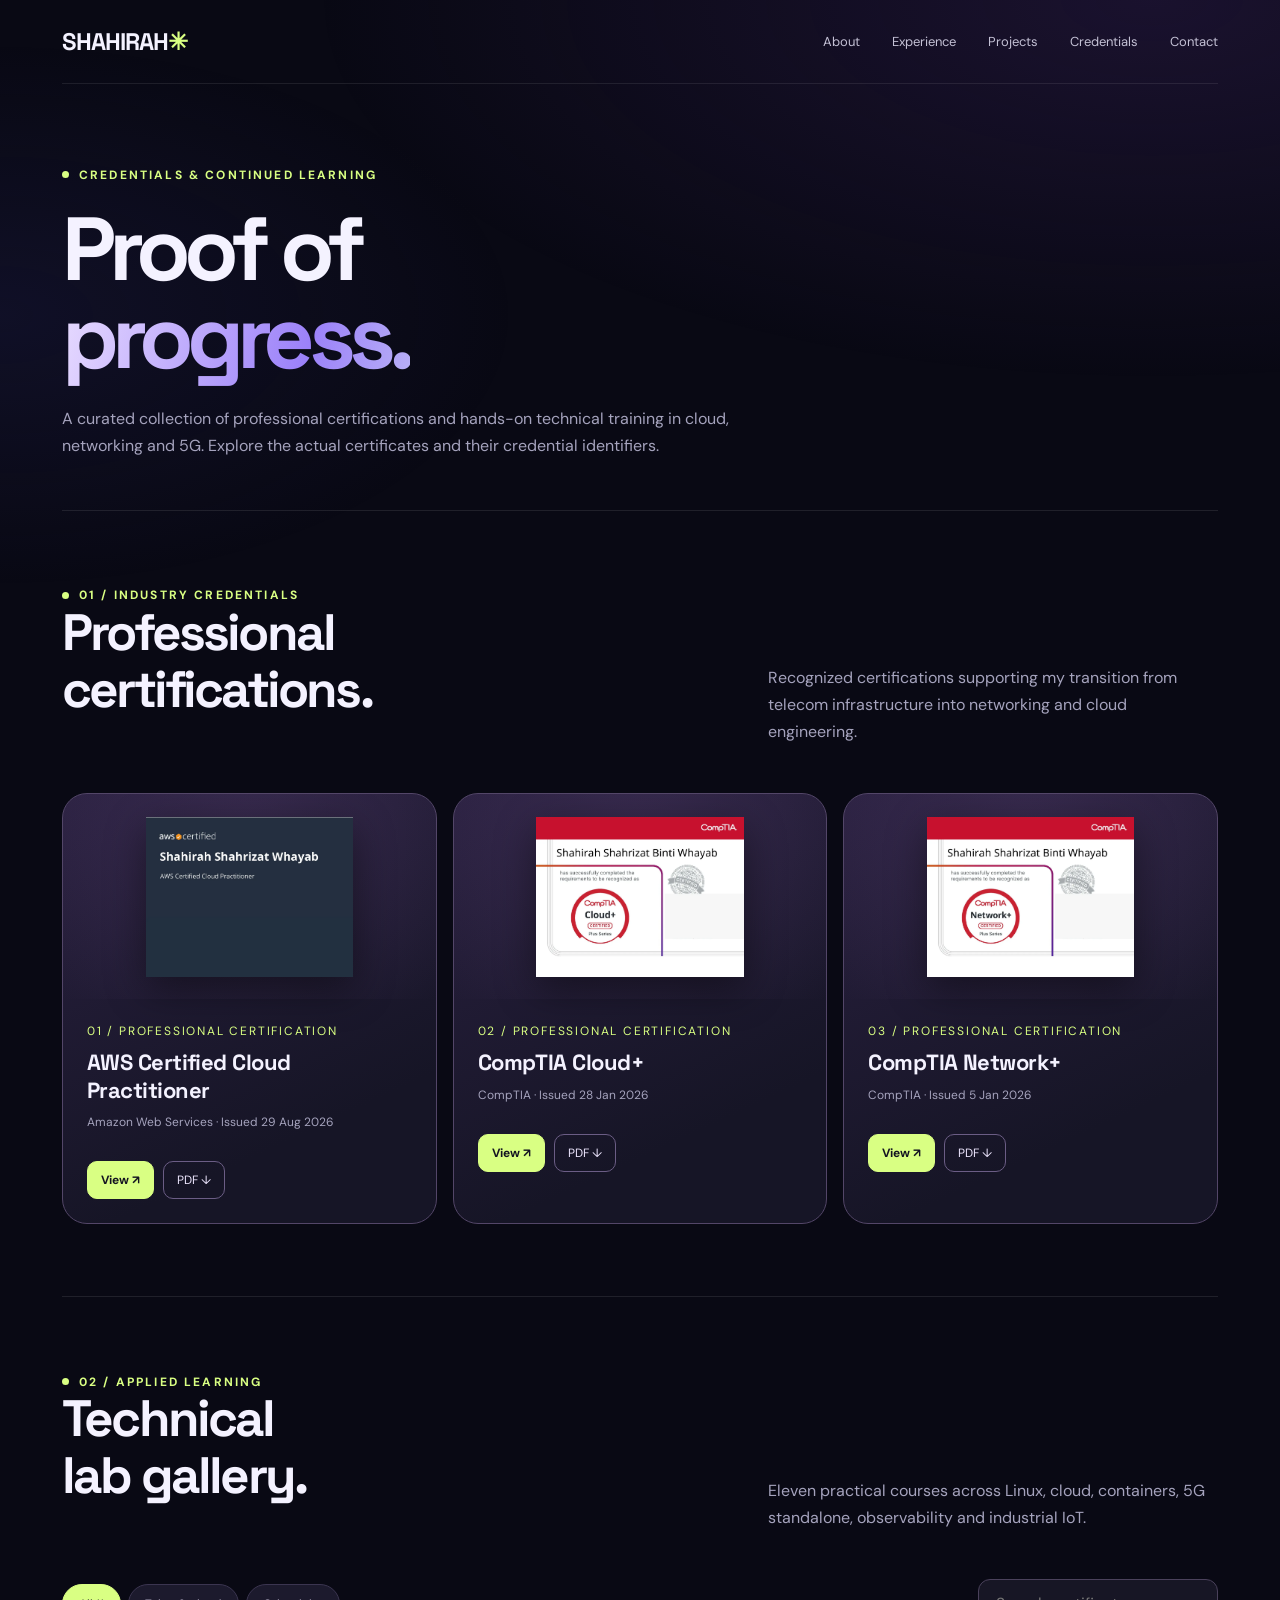
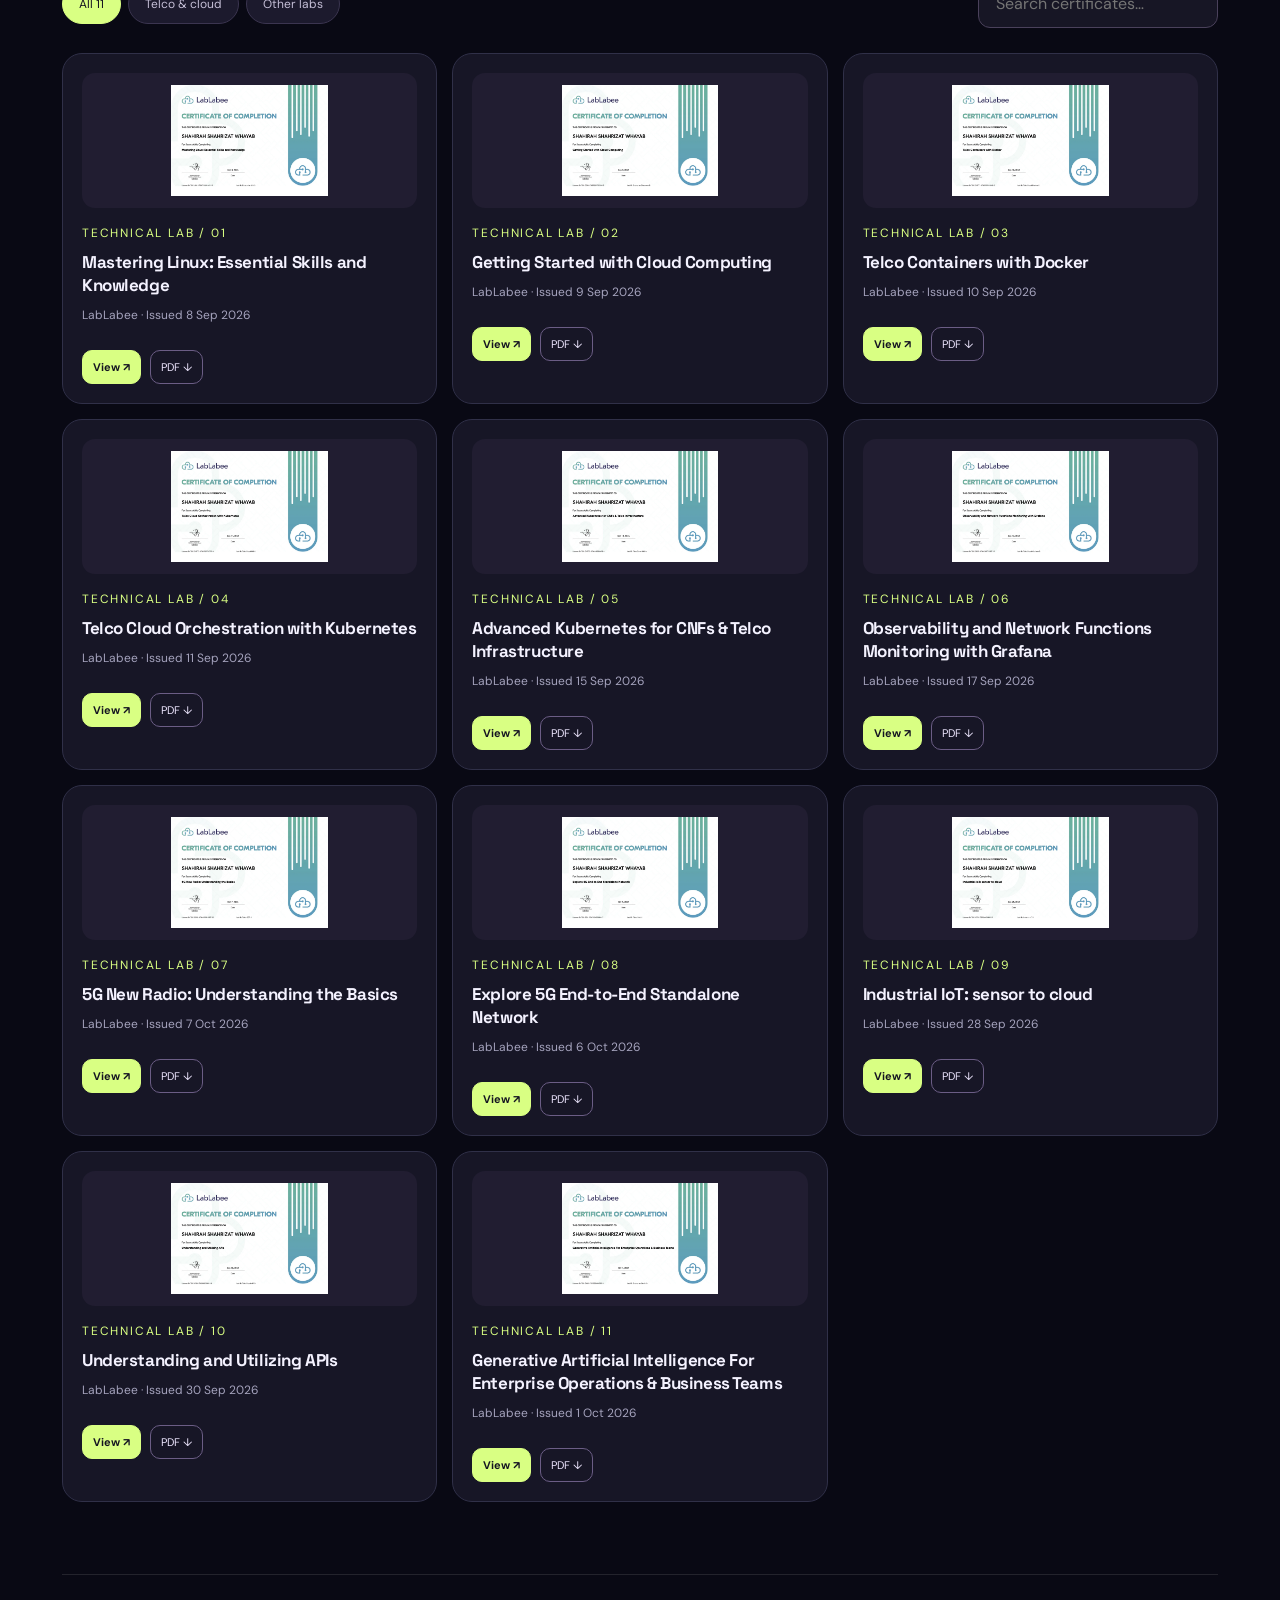
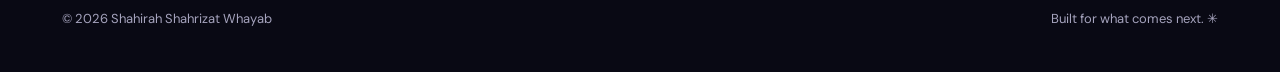
<file: certificates.html>
<!DOCTYPE html>

<html lang="en"><head><meta charset="utf-8"/><meta content="width=device-width,initial-scale=1" name="viewport"/><meta content="Shahirah Shahrizat Whayab — telecommunications, networking and cloud engineering portfolio" name="description"/><title>Credentials — Shahirah Shahrizat</title><link href="style.css" rel="stylesheet"/></head><body><div class="shell"><nav class="nav"><a class="logo" href="index.html">SHAHIRAH<em>✳</em></a><div class="navlinks"><a href="index.html#about">About</a><a href="index.html#work">Experience</a><a href="index.html#projects">Projects</a><a href="certificates.html">Credentials</a><a href="index.html#contact">Contact</a></div></nav><main><header class="pagehero"><div class="kicker">Credentials &amp; continued learning</div><h1>Proof of<br/><span class="gradient">progress.</span></h1><p class="muted">A curated collection of professional certifications and hands-on technical training in cloud, networking and 5G. Explore the actual certificates and their credential identifiers.</p></header><section class="section"><div class="section-top"><div><div class="kicker">01 / Industry credentials</div><h2>Professional<br/>certifications.</h2></div><p class="muted">Recognized certifications supporting my transition from telecom infrastructure into networking and cloud engineering.</p></div><div class="featgrid"><article class="featured" data-title="aws certified cloud practitioner"><div class="preview"><img alt="AWS Certified Cloud Practitioner certificate preview" src="assets/certificates/certificate-01.webp"/></div><div class="featbody"><span class="eyebrow">01 / Professional certification</span><h3>AWS Certified Cloud Practitioner</h3><p>Amazon Web Services · Issued 29 Aug 2026</p><div class="actions"><button class="view" data-img="assets/certificates/certificate-01.webp" data-title="AWS Certified Cloud Practitioner">View ↗</button><a download="" href="assets/pdfs/certificate-01.pdf">PDF ↓</a></div></div></article><article class="featured" data-title="comptia cloud+"><div class="preview"><img alt="CompTIA Cloud+ certificate preview" src="assets/certificates/certificate-02.webp"/></div><div class="featbody"><span class="eyebrow">02 / Professional certification</span><h3>CompTIA Cloud+</h3><p>CompTIA · Issued 28 Jan 2026</p><div class="actions"><button class="view" data-img="assets/certificates/certificate-02.webp" data-title="CompTIA Cloud+">View ↗</button><a download="" href="assets/pdfs/certificate-02.pdf">PDF ↓</a></div></div></article><article class="featured" data-title="comptia network+"><div class="preview"><img alt="CompTIA Network+ certificate preview" src="assets/certificates/certificate-03.webp"/></div><div class="featbody"><span class="eyebrow">03 / Professional certification</span><h3>CompTIA Network+</h3><p>CompTIA · Issued 5 Jan 2026</p><div class="actions"><button class="view" data-img="assets/certificates/certificate-03.webp" data-title="CompTIA Network+">View ↗</button><a download="" href="assets/pdfs/certificate-03.pdf">PDF ↓</a></div></div></article></div></section><section class="section" id="labs"><div class="section-top"><div><div class="kicker">02 / Applied learning</div><h2>Technical<br/>lab gallery.</h2></div><p class="muted">Eleven practical courses across Linux, cloud, containers, 5G standalone, observability and industrial IoT.</p></div><div class="controls"><div class="filters"><button class="filter active" data-filter="all">All 11</button><button class="filter" data-filter="telco">Telco &amp; cloud</button><button class="filter" data-filter="other">Other labs</button></div><input aria-label="Search certificates" class="search" id="search" placeholder="Search certificates…" type="search"/></div><div class="labs"><article class="mini" data-title="mastering linux: essential skills and knowledge"><div class="thumb"><img alt="Mastering Linux: Essential Skills and Knowledge certificate preview" loading="lazy" src="assets/certificates/certificate-04.webp"/></div><span class="eyebrow">Technical lab / 01</span><h3>Mastering Linux: Essential Skills and Knowledge</h3><p class="date">LabLabee · Issued 8 Sep 2026</p><div class="actions"><button class="view" data-img="assets/certificates/certificate-04.webp" data-title="Mastering Linux: Essential Skills and Knowledge">View ↗</button><a download="" href="assets/pdfs/certificate-04.pdf">PDF ↓</a></div></article><article class="mini" data-title="getting started with cloud computing"><div class="thumb"><img alt="Getting Started with Cloud Computing certificate preview" loading="lazy" src="assets/certificates/certificate-05.webp"/></div><span class="eyebrow">Technical lab / 02</span><h3>Getting Started with Cloud Computing</h3><p class="date">LabLabee · Issued 9 Sep 2026</p><div class="actions"><button class="view" data-img="assets/certificates/certificate-05.webp" data-title="Getting Started with Cloud Computing">View ↗</button><a download="" href="assets/pdfs/certificate-05.pdf">PDF ↓</a></div></article><article class="mini" data-title="telco containers with docker"><div class="thumb"><img alt="Telco Containers with Docker certificate preview" loading="lazy" src="assets/certificates/certificate-06.webp"/></div><span class="eyebrow">Technical lab / 03</span><h3>Telco Containers with Docker</h3><p class="date">LabLabee · Issued 10 Sep 2026</p><div class="actions"><button class="view" data-img="assets/certificates/certificate-06.webp" data-title="Telco Containers with Docker">View ↗</button><a download="" href="assets/pdfs/certificate-06.pdf">PDF ↓</a></div></article><article class="mini" data-title="telco cloud orchestration with kubernetes"><div class="thumb"><img alt="Telco Cloud Orchestration with Kubernetes certificate preview" loading="lazy" src="assets/certificates/certificate-07.webp"/></div><span class="eyebrow">Technical lab / 04</span><h3>Telco Cloud Orchestration with Kubernetes</h3><p class="date">LabLabee · Issued 11 Sep 2026</p><div class="actions"><button class="view" data-img="assets/certificates/certificate-07.webp" data-title="Telco Cloud Orchestration with Kubernetes">View ↗</button><a download="" href="assets/pdfs/certificate-07.pdf">PDF ↓</a></div></article><article class="mini" data-title="advanced kubernetes for cnfs &amp; telco infrastructure"><div class="thumb"><img alt="Advanced Kubernetes for CNFs &amp; Telco Infrastructure certificate preview" loading="lazy" src="assets/certificates/certificate-08.webp"/></div><span class="eyebrow">Technical lab / 05</span><h3>Advanced Kubernetes for CNFs &amp; Telco Infrastructure</h3><p class="date">LabLabee · Issued 15 Sep 2026</p><div class="actions"><button class="view" data-img="assets/certificates/certificate-08.webp" data-title="Advanced Kubernetes for CNFs &amp; Telco Infrastructure">View ↗</button><a download="" href="assets/pdfs/certificate-08.pdf">PDF ↓</a></div></article><article class="mini" data-title="observability and network functions monitoring with grafana"><div class="thumb"><img alt="Observability and Network Functions Monitoring with Grafana certificate preview" loading="lazy" src="assets/certificates/certificate-09.webp"/></div><span class="eyebrow">Technical lab / 06</span><h3>Observability and Network Functions Monitoring with Grafana</h3><p class="date">LabLabee · Issued 17 Sep 2026</p><div class="actions"><button class="view" data-img="assets/certificates/certificate-09.webp" data-title="Observability and Network Functions Monitoring with Grafana">View ↗</button><a download="" href="assets/pdfs/certificate-09.pdf">PDF ↓</a></div></article><article class="mini" data-title="5g new radio: understanding the basics"><div class="thumb"><img alt="5G New Radio: Understanding the Basics certificate preview" loading="lazy" src="assets/certificates/certificate-10.webp"/></div><span class="eyebrow">Technical lab / 07</span><h3>5G New Radio: Understanding the Basics</h3><p class="date">LabLabee · Issued 7 Oct 2026</p><div class="actions"><button class="view" data-img="assets/certificates/certificate-10.webp" data-title="5G New Radio: Understanding the Basics">View ↗</button><a download="" href="assets/pdfs/certificate-10.pdf">PDF ↓</a></div></article><article class="mini" data-title="explore 5g end-to-end standalone network"><div class="thumb"><img alt="Explore 5G End-to-End Standalone Network certificate preview" loading="lazy" src="assets/certificates/certificate-11.webp"/></div><span class="eyebrow">Technical lab / 08</span><h3>Explore 5G End-to-End Standalone Network</h3><p class="date">LabLabee · Issued 6 Oct 2026</p><div class="actions"><button class="view" data-img="assets/certificates/certificate-11.webp" data-title="Explore 5G End-to-End Standalone Network">View ↗</button><a download="" href="assets/pdfs/certificate-11.pdf">PDF ↓</a></div></article><article class="mini" data-title="industrial iot: sensor to cloud"><div class="thumb"><img alt="Industrial IoT: sensor to cloud certificate preview" loading="lazy" src="assets/certificates/certificate-12.webp"/></div><span class="eyebrow">Technical lab / 09</span><h3>Industrial IoT: sensor to cloud</h3><p class="date">LabLabee · Issued 28 Sep 2026</p><div class="actions"><button class="view" data-img="assets/certificates/certificate-12.webp" data-title="Industrial IoT: sensor to cloud">View ↗</button><a download="" href="assets/pdfs/certificate-12.pdf">PDF ↓</a></div></article><article class="mini" data-title="understanding and utilizing apis"><div class="thumb"><img alt="Understanding and Utilizing APIs certificate preview" loading="lazy" src="assets/certificates/certificate-13.webp"/></div><span class="eyebrow">Technical lab / 10</span><h3>Understanding and Utilizing APIs</h3><p class="date">LabLabee · Issued 30 Sep 2026</p><div class="actions"><button class="view" data-img="assets/certificates/certificate-13.webp" data-title="Understanding and Utilizing APIs">View ↗</button><a download="" href="assets/pdfs/certificate-13.pdf">PDF ↓</a></div></article><article class="mini" data-title="generative artificial intelligence for enterprise operations &amp; business teams"><div class="thumb"><img alt="Generative Artificial Intelligence For Enterprise Operations &amp; Business Teams certificate preview" loading="lazy" src="assets/certificates/certificate-14.webp"/></div><span class="eyebrow">Technical lab / 11</span><h3>Generative Artificial Intelligence For Enterprise Operations &amp; Business Teams</h3><p class="date">LabLabee · Issued 1 Oct 2026</p><div class="actions"><button class="view" data-img="assets/certificates/certificate-14.webp" data-title="Generative Artificial Intelligence For Enterprise Operations &amp; Business Teams">View ↗</button><a download="" href="assets/pdfs/certificate-14.pdf">PDF ↓</a></div></article></div><p class="empty" id="empty">No matching certificates found.</p></section></main><dialog id="modal"><div class="modalbar"><strong id="modal-title">Certificate preview</strong><button id="close">Close ✕</button></div><img alt="" id="modal-img"/></dialog><script>
const labs=[...document.querySelectorAll('.mini')];let filter='all';const search=document.querySelector('#search');function apply(){let count=0;labs.forEach((el,i)=>{const ok=(filter==='all'||(filter==='telco'?i<=7:i>7))&&el.dataset.title.includes(search.value.toLowerCase().trim());el.hidden=!ok;if(ok)count++});document.querySelector('#empty').style.display=count?'none':'block'}document.querySelectorAll('.filter').forEach(b=>b.addEventListener('click',()=>{filter=b.dataset.filter;document.querySelectorAll('.filter').forEach(x=>x.classList.toggle('active',x===b));apply()}));search.addEventListener('input',apply);const modal=document.querySelector('#modal');document.querySelectorAll('.view').forEach(b=>b.addEventListener('click',()=>{document.querySelector('#modal-title').textContent=b.dataset.title;document.querySelector('#modal-img').src=b.dataset.img;document.querySelector('#modal-img').alt=b.dataset.title;modal.showModal()}));document.querySelector('#close').addEventListener('click',()=>modal.close());modal.addEventListener('click',e=>{if(e.target===modal)modal.close()});
</script><footer class="footer"><span>© 2026 Shahirah Shahrizat Whayab</span><span>Built for what comes next. ✳</span></footer></div></body></html>
</file>
<file: style.css>
@import url('https://fonts.googleapis.com/css2?family=DM+Sans:wght@400;500;600;700&family=Space+Grotesk:wght@400;500;600;700&display=swap');
:root{--bg:#090914;--panel:#141424;--panel2:#1b1b30;--line:#303048;--text:#f4f2ff;--muted:#a5a3bd;--purple:#ad91ff;--lime:#d9ff83}*{box-sizing:border-box}html{scroll-behavior:smooth}body{margin:0;background:var(--bg);color:var(--text);font-family:'DM Sans',Arial,sans-serif}body:before{content:'';position:fixed;pointer-events:none;inset:0;background:radial-gradient(ellipse 65% 42% at 90% 0%,#37215a60,transparent),radial-gradient(ellipse 40% 30% at 0% 35%,#25245b45,transparent);z-index:-1}a{color:inherit;text-decoration:none}button,input{font:inherit}button{cursor:pointer}::selection{background:#7955bc;color:white}.shell{max-width:1220px;margin:auto;padding:0 32px}.nav{display:flex;align-items:center;justify-content:space-between;padding:26px 0;border-bottom:1px solid #ffffff16}.logo{font-family:'Space Grotesk';font-size:24px;font-weight:700;letter-spacing:-1px}.logo em{font-style:normal;color:var(--lime)}.navlinks{display:flex;gap:32px;font-size:13px;color:#c4c1d5}.navlinks a:hover,.navlinks .current{color:var(--lime)}.navcta{border:1px solid #6c627f;padding:11px 18px;border-radius:999px;font-size:13px}.navcta:hover{background:#ffffff12}.kicker{display:inline-flex;align-items:center;gap:10px;color:var(--lime);font-size:12px;text-transform:uppercase;letter-spacing:.18em;font-weight:700}.kicker:before{content:'';width:7px;height:7px;background:var(--lime);border-radius:50%}h1,h2,h3,p{margin-top:0}h1,h2,h3{font-family:'Space Grotesk',sans-serif}h1{font-size:clamp(56px,8vw,112px);line-height:.98;letter-spacing:-.075em;margin:23px 0}h1 .gradient{background:linear-gradient(105deg,#e9ddff,#9b81f9 70%,#b9b1f6);color:transparent;background-clip:text}h2{font-size:clamp(32px,4vw,54px);letter-spacing:-.055em;line-height:1.12}h3{letter-spacing:-.025em}.muted{color:var(--muted);line-height:1.7}.hero{padding:100px 0 80px;display:grid;grid-template-columns:1.45fr .55fr;gap:30px;align-items:end}.hero .intro{font-size:17px;max-width:650px}.buttons{display:flex;gap:12px;flex-wrap:wrap;margin-top:30px}.btn{display:inline-flex;align-items:center;justify-content:center;gap:10px;padding:14px 22px;border-radius:999px;background:var(--lime);color:#15151e;font-size:13px;font-weight:700;border:1px solid var(--lime);transition:transform .2s}.btn:hover{transform:translateY(-3px)}.btn.ghost{background:transparent;border-color:#5c536e;color:var(--text)}.hero-aside{border:1px solid #ffffff26;background:linear-gradient(145deg,#241b3c,#141322);border-radius:28px;padding:28px;position:relative;overflow:hidden}.hero-aside:after{content:'✳';position:absolute;right:-18px;top:-65px;font-size:220px;color:#ffffff09}.stat{font-family:'Space Grotesk';font-size:48px;letter-spacing:-.06em;margin:5px 0}.statline{border-top:1px solid #ffffff23;padding-top:18px;margin-top:18px;font-size:13px;color:#c5bed6}.section{padding:72px 0;border-top:1px solid #ffffff18}.section-top{display:flex;align-items:end;justify-content:space-between;gap:25px;margin-bottom:32px}.section-top p{max-width:450px}.grid3{display:grid;grid-template-columns:repeat(3,minmax(0,1fr));gap:16px}.project{min-height:310px;border:1px solid var(--line);border-radius:24px;padding:28px;background:linear-gradient(145deg,#1a1a30,#10101e);display:flex;flex-direction:column;transition:transform .2s,border-color .2s}.project:hover,.mini:hover{transform:translateY(-4px);border-color:#866fc4}.project .number{font-size:12px;color:var(--lime);letter-spacing:.12em}.project h3{font-size:24px;margin:35px 0 12px}.project p{font-size:14px;color:var(--muted);line-height:1.65}.chips{display:flex;gap:7px;flex-wrap:wrap;margin-top:auto}.chips span{font-size:11px;border:1px solid #444057;padding:7px 10px;border-radius:99px;color:#d2cde0}.experience{display:grid;grid-template-columns:1fr 1fr;gap:16px}.exp{border:1px solid var(--line);padding:26px;border-radius:22px;background:#151524}.exp small{color:var(--lime)}.exp h3{font-size:24px;margin:16px 0 5px}.exp p{font-size:14px;color:var(--muted);line-height:1.7}.skillgrid{display:grid;grid-template-columns:repeat(4,1fr);gap:12px}.skill{padding:22px;border-radius:17px;border:1px solid var(--line);background:#161627}.skill strong{font-family:'Space Grotesk';font-size:16px}.skill p{font-size:13px;color:var(--muted);line-height:1.7;margin:12px 0 0}.highlight{background:linear-gradient(120deg,#33224f,#17162b);border:1px solid #604780;border-radius:26px;padding:35px;display:flex;justify-content:space-between;gap:30px;align-items:center}.highlight h2{margin:10px 0;font-size:35px}.footer{border-top:1px solid #ffffff1b;padding:35px 0 45px;display:flex;justify-content:space-between;gap:15px;color:var(--muted);font-size:13px}.pagehero{padding:78px 0 35px}.pagehero h1{font-size:clamp(55px,7vw,92px)}.pagehero p{max-width:670px}.eyebrow{color:var(--lime);font-size:12px;text-transform:uppercase;letter-spacing:.15em}.featgrid{display:grid;grid-template-columns:repeat(3,minmax(0,1fr));gap:16px}.featured{border:1px solid #534668;background:linear-gradient(155deg,#29203f,#161526 75%);border-radius:25px;overflow:hidden;display:flex;flex-direction:column}.featured .preview{padding:22px;background:radial-gradient(ellipse at 50% 20%,#5c43765c,transparent);height:205px;display:flex;align-items:center;justify-content:center}.featured img{width:100%;height:160px;object-fit:contain;filter:drop-shadow(0 12px 20px #0007)}.featbody{padding:24px;display:flex;flex-direction:column;flex:1}.featbody h3{font-size:22px;line-height:1.25;margin:10px 0}.featbody p{color:var(--muted);font-size:12px}.idbox{margin-top:auto;border-top:1px solid #ffffff22;padding-top:17px}.idbox label{display:block;color:#a7a0ba;font-size:11px;margin-bottom:7px}.idrow{display:flex;align-items:center;gap:10px}.idrow code{font-size:11px;overflow-wrap:anywhere;min-width:0;flex:1;color:#e6dfff}.copy{border:1px solid #6b5b88;background:#2b2442;color:#e6dfff;padding:7px 10px;border-radius:9px;font-size:11px}.actions{display:flex;gap:9px;flex-wrap:wrap;margin-top:19px}.actions a,.actions button{border:1px solid #6b5d85;background:transparent;color:#eee7ff;padding:10px 13px;border-radius:10px;font-size:12px}.actions a:first-child,.actions button:first-child{background:var(--lime);color:#141421;border-color:var(--lime);font-weight:700}.controls{display:flex;align-items:center;justify-content:space-between;gap:16px;flex-wrap:wrap;margin:25px 0}.filters{display:flex;gap:7px;flex-wrap:wrap}.filter{background:#1c1a2d;color:#c5bfd7;border:1px solid #3b3550;border-radius:99px;padding:11px 16px;font-size:12px}.filter.active{background:var(--lime);color:#151520;border-color:var(--lime)}.search{background:#171625;border:1px solid #4a415b;color:white;border-radius:12px;padding:13px 17px;min-width:240px}.labs{display:grid;grid-template-columns:repeat(3,minmax(0,1fr));gap:15px}.mini{background:#171626;border:1px solid var(--line);border-radius:20px;padding:19px;transition:transform .2s,border-color .2s;display:flex;flex-direction:column}.mini .thumb{height:135px;display:flex;align-items:center;justify-content:center;background:#211d31;border-radius:13px;margin-bottom:17px;padding:12px}.mini img{width:100%;height:100%;object-fit:contain}.mini h3{font-size:17px;line-height:1.35;margin:10px 0}.mini .date{color:var(--muted);font-size:12px}.mini .idbox{margin-top:auto}.mini .actions{margin-top:15px}.mini .actions a,.mini .actions button{font-size:11px;padding:9px 10px}.empty{display:none;color:var(--muted);padding:30px}dialog{background:#151424;color:white;border:1px solid #77658d;border-radius:18px;padding:20px;max-width:min(95vw,1050px);max-height:94vh}dialog::backdrop{background:#03020cdb}dialog img{max-width:100%;max-height:78vh;display:block;object-fit:contain}.modalbar{display:flex;align-items:center;justify-content:space-between;gap:15px;margin-bottom:15px}.modalbar button{border:1px solid #777;background:#2b2541;color:white;border-radius:9px;padding:8px 12px}[hidden]{display:none!important}@media(max-width:950px){.hero{grid-template-columns:1fr}.hero-aside{max-width:500px}.grid3,.featgrid,.labs{grid-template-columns:repeat(2,minmax(0,1fr))}.skillgrid{grid-template-columns:repeat(2,1fr)}}@media(max-width:650px){.shell{padding:0 19px}.nav{flex-wrap:wrap;gap:16px}.navlinks{order:3;width:100%;gap:19px;overflow-x:auto;padding-bottom:3px}.navcta{display:none}.hero{padding:65px 0 55px}h1{font-size:57px}.section{padding:55px 0}.section-top,.highlight,.footer{display:block}.grid3,.featgrid,.labs,.experience,.skillgrid{grid-template-columns:1fr}.pagehero{padding:55px 0 25px}.search{width:100%}.highlight .btn{margin-top:18px}.footer>*{display:block;margin-bottom:10px}}
/* Inline certificate showcase on homepage */
.credential-subheading{display:flex;justify-content:space-between;align-items:center;gap:16px;margin:32px 0 18px;flex-wrap:wrap}.credential-subheading .eyebrow{font-size:13px}.labs-heading{margin-top:54px}.home-cert-controls{margin:0 0 20px}.home-cert-controls label{display:block;font-size:12px;color:var(--muted);margin-bottom:8px}.home-cert-controls input{display:block;width:100%;max-width:430px;background:#151522;border:1px solid #393947;color:#fff;border-radius:12px;padding:14px 16px;font:inherit}.home-cert-controls input:focus{outline:2px solid #b9a2ff;outline-offset:2px}#credentials .featgrid,#credentials .labs{margin-top:0}#credentials .featured,#credentials .mini{min-width:0}#credentials .idrow code{overflow-wrap:anywhere}#credentials .mini[hidden]{display:none!important}#home-empty[hidden]{display:none}#credentials .preview img,#credentials .thumb img{object-fit:contain}

/* Two selected projects after removing forecasting */
#projects .grid3{grid-template-columns:repeat(2,minmax(0,1fr))}
@media(max-width:700px){#projects .grid3{grid-template-columns:1fr}}

/* Homepage certificate gallery: six cards initially */
.labs .mini[hidden], #lab-show-more[hidden], #home-empty[hidden] { display:none !important; }
.lab-more-wrap { display:flex; justify-content:center; margin-top:28px; }
#lab-show-more { cursor:pointer; }

/* Training and courses */
.training-grid{display:grid;grid-template-columns:repeat(3,minmax(0,1fr));gap:20px;margin-top:32px}.training-card{position:relative;min-width:0;padding:30px 27px;border:1px solid #3d3652;border-radius:19px;background:linear-gradient(155deg,#222037 0%,#171723 72%);transition:transform .2s,border-color .2s}.training-card:hover{transform:translateY(-4px);border-color:#aa93eb}.training-top{display:flex;justify-content:space-between;align-items:flex-start;gap:12px;flex-wrap:wrap}.training-tag{font-size:10px;font-weight:800;letter-spacing:.11em;color:#c5afff}.training-date{font-size:12px;color:var(--muted)}.training-card h3{font-size:25px;line-height:1.2;margin:27px 0 8px}.training-org{color:#d5c2ff!important;font-weight:600;margin:0 0 18px!important}.training-card>p:not(.training-org){color:var(--muted);line-height:1.7;min-height:112px}.training-card .chips{margin-top:24px}.training-note{font-size:13px;color:var(--muted);margin-top:20px}@media(max-width:950px){.training-grid{grid-template-columns:1fr 1fr}.training-card>p:not(.training-org){min-height:0}}@media(max-width:700px){.training-grid{grid-template-columns:1fr}.training-card{padding:24px}.training-card h3{font-size:23px}}

/* Training programme icons and education */
.training-icon,.education-icon{width:54px;height:54px;border-radius:16px;display:grid;place-items:center;background:linear-gradient(140deg,rgba(177,143,255,.19),rgba(181,255,111,.09));border:1px solid rgba(190,160,255,.28);color:#c6a8ff}
.training-icon svg,.education-icon svg{width:28px;height:28px}
.training-card h3{margin-top:19px}
.education-card{display:flex;align-items:center;gap:24px;border:1px solid #3d3652;border-radius:20px;background:linear-gradient(120deg,#222037,#171723);padding:34px;position:relative}
.education-icon{width:70px;height:70px;flex:none}
.education-icon svg{width:36px;height:36px}
.education-content{flex:1;min-width:0}
.education-content h3{font-size:clamp(22px,3vw,30px);line-height:1.25;margin:12px 0 8px}
.education-school{color:#d4c0ff;font-weight:650;margin:0 0 8px}
.education-content .muted{margin:0}
.education-mark{align-self:flex-start;color:#b9ff79;font-size:13px;font-weight:750;white-space:nowrap}
@media(max-width:620px){.education-card{padding:24px;align-items:flex-start;gap:16px;flex-wrap:wrap}.education-icon{width:56px;height:56px}.education-mark{display:none}.education-content{flex-basis:calc(100% - 75px)}}

/* Professional experience timeline */
.career-timeline{position:relative;display:grid;gap:26px;max-width:1050px;margin:0 auto}.career-timeline:before{content:"";position:absolute;top:27px;bottom:35px;left:calc(26% + 17px);width:2px;background:linear-gradient(var(--lime),#9b81f9 55%,#ffffff25)}.timeline-entry{display:grid;grid-template-columns:26% 36px minmax(0,1fr);gap:20px;align-items:start}.timeline-date{text-align:right;padding-top:21px;display:grid;gap:6px;color:var(--muted);font-size:13px}.timeline-year{font-family:'Space Grotesk',sans-serif;font-size:20px;font-weight:700;color:var(--lime)}.timeline-marker{width:18px;height:18px;border-radius:50%;background:var(--lime);border:4px solid #19162c;box-shadow:0 0 0 2px #bca5ff,0 0 22px #bda4ff65;margin:23px auto 0;z-index:1}.timeline-entry:nth-child(2) .timeline-marker{background:#ad91ff}.timeline-card{border:1px solid #504362;background:linear-gradient(125deg,#211a34,#141322 85%);border-radius:24px;padding:28px 30px;transition:transform .2s,border-color .2s}.timeline-card:hover{transform:translateY(-3px);border-color:var(--purple)}.timeline-type{font-size:10px;letter-spacing:.16em;color:var(--lime);font-weight:700}.timeline-card h3{font-size:26px;margin:12px 0 3px}.timeline-company{font-size:15px;color:#d7c5ff;font-weight:700;margin:0 0 16px}.timeline-card>p:not(.timeline-company){font-size:14px;color:var(--muted);line-height:1.75}.timeline-card .chips{margin-top:18px}@media(max-width:650px){.career-timeline:before{left:8px;top:18px;bottom:30px}.timeline-entry{grid-template-columns:18px minmax(0,1fr);gap:16px}.timeline-date{grid-column:2;grid-row:1;text-align:left;padding:0;display:flex;gap:10px;align-items:center;flex-wrap:wrap}.timeline-year{font-size:16px}.timeline-marker{grid-column:1;grid-row:1 / span 2;margin:2px 0 0 0;width:16px;height:16px}.timeline-card{grid-column:2;grid-row:2;padding:22px}.timeline-card h3{font-size:23px}}

/* Colourful technical skill icons */
.skill { position:relative; }
.skill-icon { display:grid; place-items:center; width:54px; height:54px; margin-bottom:19px; font-size:27px; border-radius:17px; border:1px solid rgba(255,255,255,.15); box-shadow:inset 0 1px 0 rgba(255,255,255,.12),0 10px 25px rgba(0,0,0,.16); }
.skill-icon.telecom {background:linear-gradient(135deg,#5434b8,#9d62e5)}
.skill-icon.cloud {background:linear-gradient(135deg,#1464c9,#3ac7e9)}
.skill-icon.network {background:linear-gradient(135deg,#0c8f73,#62dca0)}
.skill-icon.telco {background:linear-gradient(135deg,#ad5c13,#ffbf4c)}
.matriculation-card {margin-top:18px;}
.matriculation-icon {font-size:30px; background:linear-gradient(135deg,#2868a9,#7657be); display:grid; place-items:center;}
@media(max-width:600px){.skill-icon{width:48px;height:48px;font-size:24px}.matriculation-card{margin-top:14px}}
</file>
